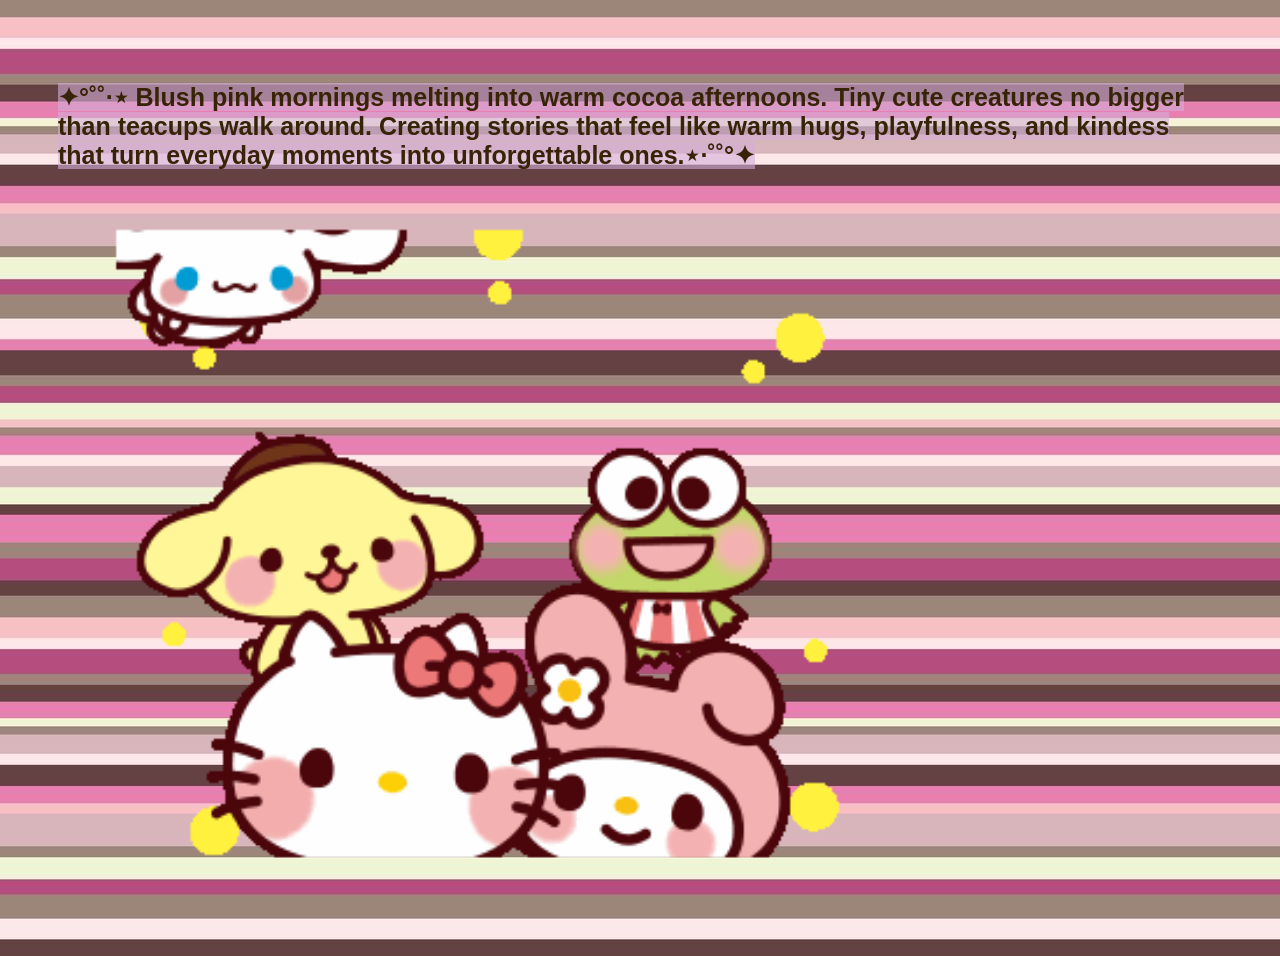
<file: environ/env01.html>
<!doctype html>
<html lang="en">
<head>
    <meta charset="utf-8">
    <title>Environment 01</title>
    <link href="env.css" rel="stylesheet" type="text/css">
</head>
<style>
body {
background-image: url("Background.jpg")
}
</style>

<body>
    <p> <span class="highlight_01">
       ✦°˚˚·⋆ Blush pink mornings melting into warm cocoa afternoons. 
        Tiny cute creatures no bigger than teacups walk around. 
        Creating stories that feel like warm hugs, playfulness, and 
        kindess that turn everyday moments into unforgettable ones.⋆·˚˚°✦   </span>  
    </p>
    <img src="Sanrio2.gif">
</body>
</html>
</file>
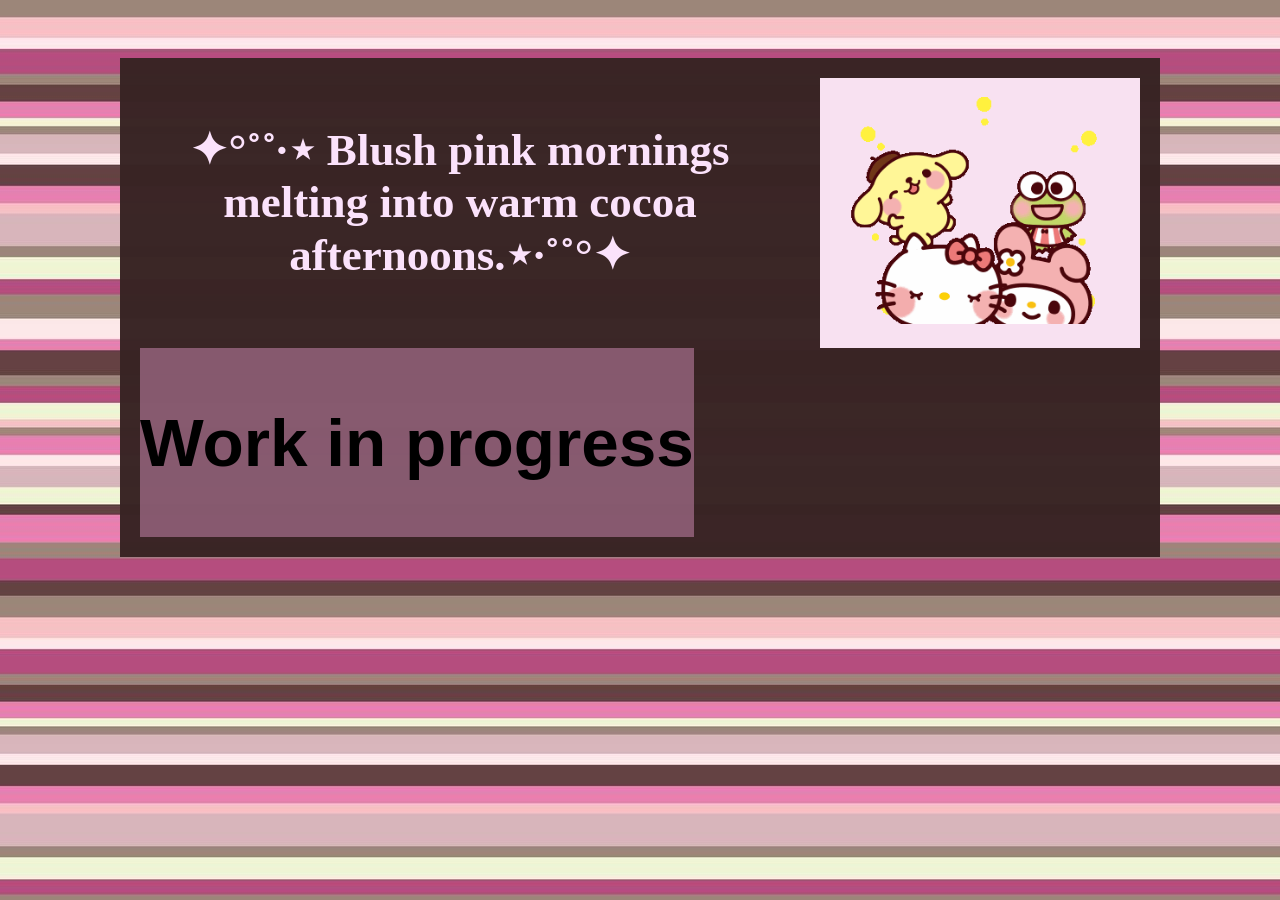
<file: environ/env02.html>
<!doctype html>
<html lang="en">

<head>
    <meta charset="utf-8">
    <title>Environment 02</title>
    <link href="env02.css" rel="stylesheet" type="text/css">
</head>

<style>
    body {
        background-image: url("Background.jpg")
    }
</style>

<body>

    <div id="page">

        <div class="top-section">
            <p> <span class="highlight_01">
                    ✦°˚˚·⋆ Blush pink mornings melting into warm cocoa afternoons.⋆·˚˚°✦ </span>
            </p>

            <div>
            </div>


            <div class="profile">
                <div style="background-color: rgb(248, 225, 241)">
                    <img src="Sanrio2.gif">
                </div>

            </div>
        </div>

        <div class="my-flex">
            <div style="background-color: rgba(237, 159, 209, 0.429);">
                <h2>
                Work in progress
                </h2>
            </div>
        </div>

</body>

</html>
</file>
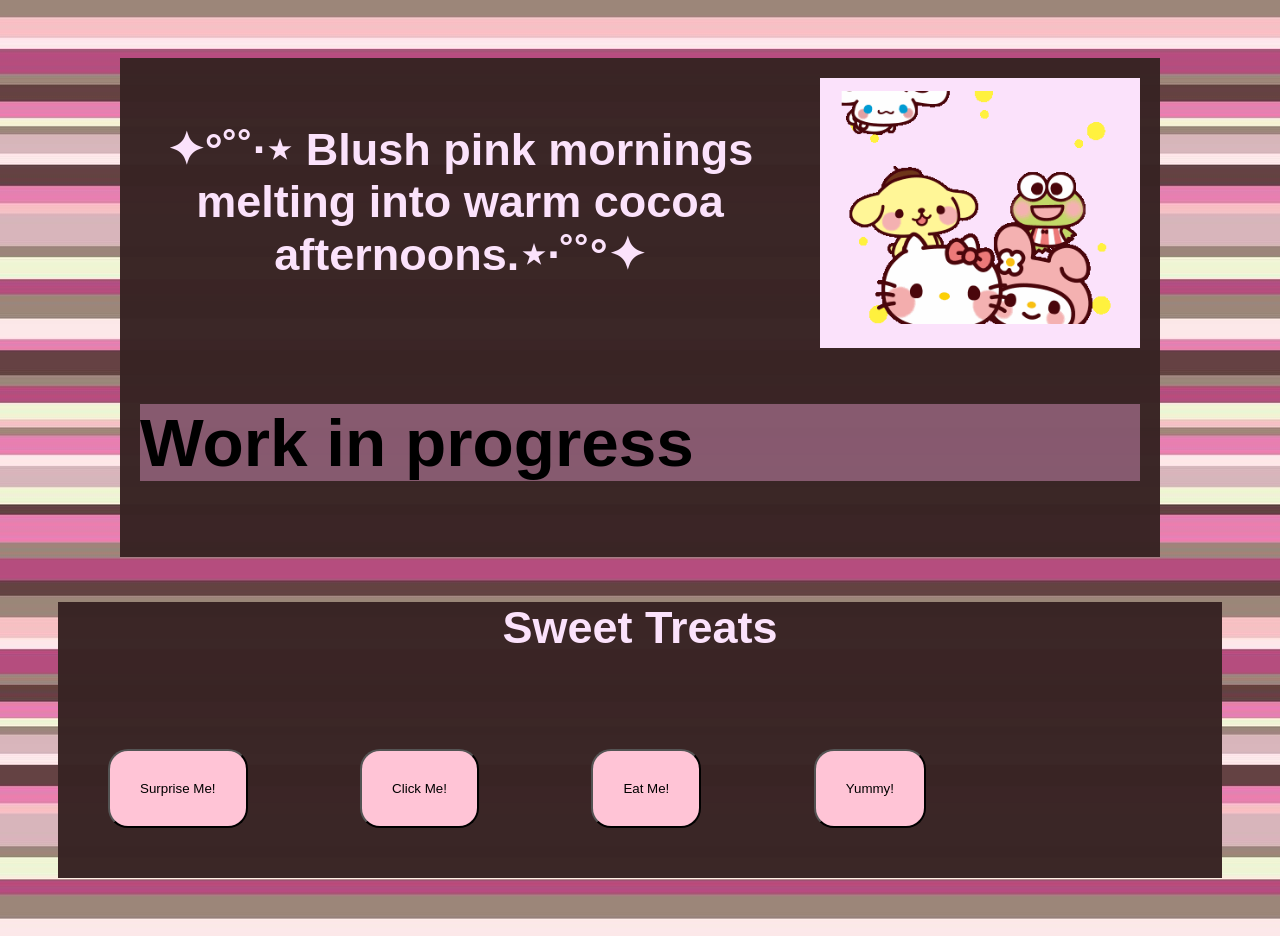
<file: environ/env03.html>
<!doctype html>
<html lang="en">

<head>
    <meta charset="utf-8">
    <title>Environment 03</title>
    <link href="env03.css" rel="stylesheet" type="text/css">
    <script src="https://code.jquery.com/jquery-3.7.1.min.js"></script>
    <script src="env03.js" defer></script>
</head>

<style>
    body {
        background-image: url("Background.jpg")
    }

    .container {
        background-color: rgb(56, 36, 36, 0.984);
    }

    .container div {
        background-color: rgb(255, 251, 251);
        margin: 100px;
        font-size: 80px;
    }
</style>

<body>

 <div id="environment-output"></div>

    <div id="page">

        <div class="top-section">
            <p> <span class="highlight_01">
                    ✦°˚˚·⋆ Blush pink mornings melting into warm cocoa afternoons.⋆·˚˚°✦ </span>
            </p>

            <div>
            </div>


            <div class="profile">
                <div style="background-color: rgb(251, 226, 251)">
                    <img src="Sanrio2.gif">
                </div>

            </div>
        </div>

        <div class="my-flex">
            <div style="background-color: rgba(237, 159, 209, 0.429);">
                <h2>
                    Work in progress
                </h2>
            </div>
        </div>
    </div>
    <p>
    <div class="container">
        </p>
        <p> Sweet Treats</p>

        <button id="cute-button">Surprise Me!</button>
        <button id="cute-button">Click Me!</button>
        <button id="cute-button">Eat Me!</button>
        <button id="cute-button">Yummy!</button>
    
</body>

</html>
</file>
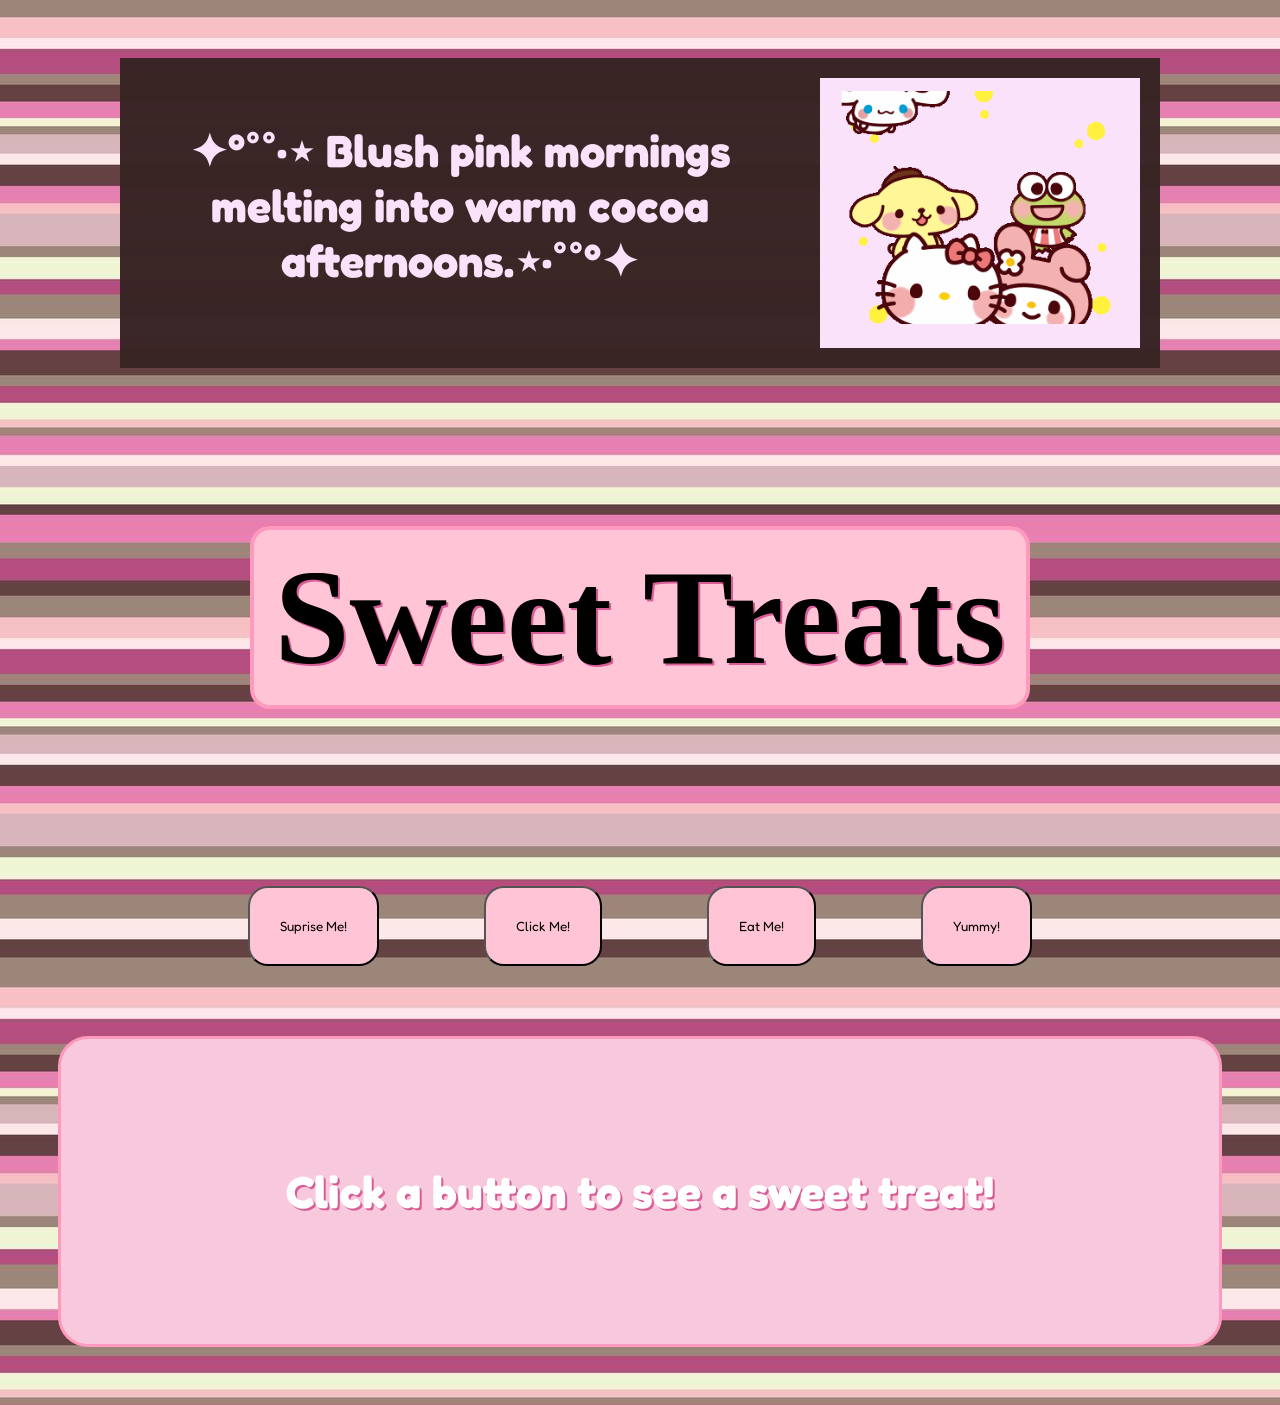
<file: environ/env04.html>
<!doctype html>
<html lang="en">

<head>
    <meta charset="utf-8">
    <title>Environment 03</title>
    <link href="env03.css" rel="stylesheet" type="text/css">
    <script src="https://code.jquery.com/jquery-3.7.1.min.js"></script>
    <script src="env04.js" defer></script>
    <link href="https://fonts.googleapis.com/css2?family=Fredoka:wght@400;500;600&display=swap" rel="stylesheet">
</head>

<style>
    body {
        background-image: url("Background.jpg")
    }

    .container {
        background-color: rgb(56, 36, 36, 0.984);
    }

    .container div {
        background-color: rgb(255, 251, 251);
        margin: 100px;
        font-size: 80px;
    }
</style>

<body>

    <div id="environment-output"></div>

    <div id="page">

        <div class="top-section">
            <p> <span class="highlight_01">
                    ✦°˚˚·⋆ Blush pink mornings melting into warm cocoa afternoons.⋆·˚˚°✦ </span>
            </p>

            <div>
            </div>


            <div class="profile">
                <div style="background-color: rgb(251, 226, 251)">
                    <img src="Sanrio2.gif">
                </div>

            </div>
        </div>

    </div>
    <p>
    <section id="sweet-treats">

        <h1 class="sweet-title">Sweet Treats</h1>

        <div class="button-container">
            <button onclick="showTreat('Bread')">Suprise Me!</button>
            <button onclick="showTreat('Cake')">Click Me!</button>
            <button onclick="showTreat('Pie')">Eat Me!</button>
            <button onclick="showTreat('Cookie')">Yummy!</button>
        </div>
        <div id="treat-display">
            <p>Click a button to see a sweet treat!</p>
        </div>
    </section>

</body>

</html>
</file>
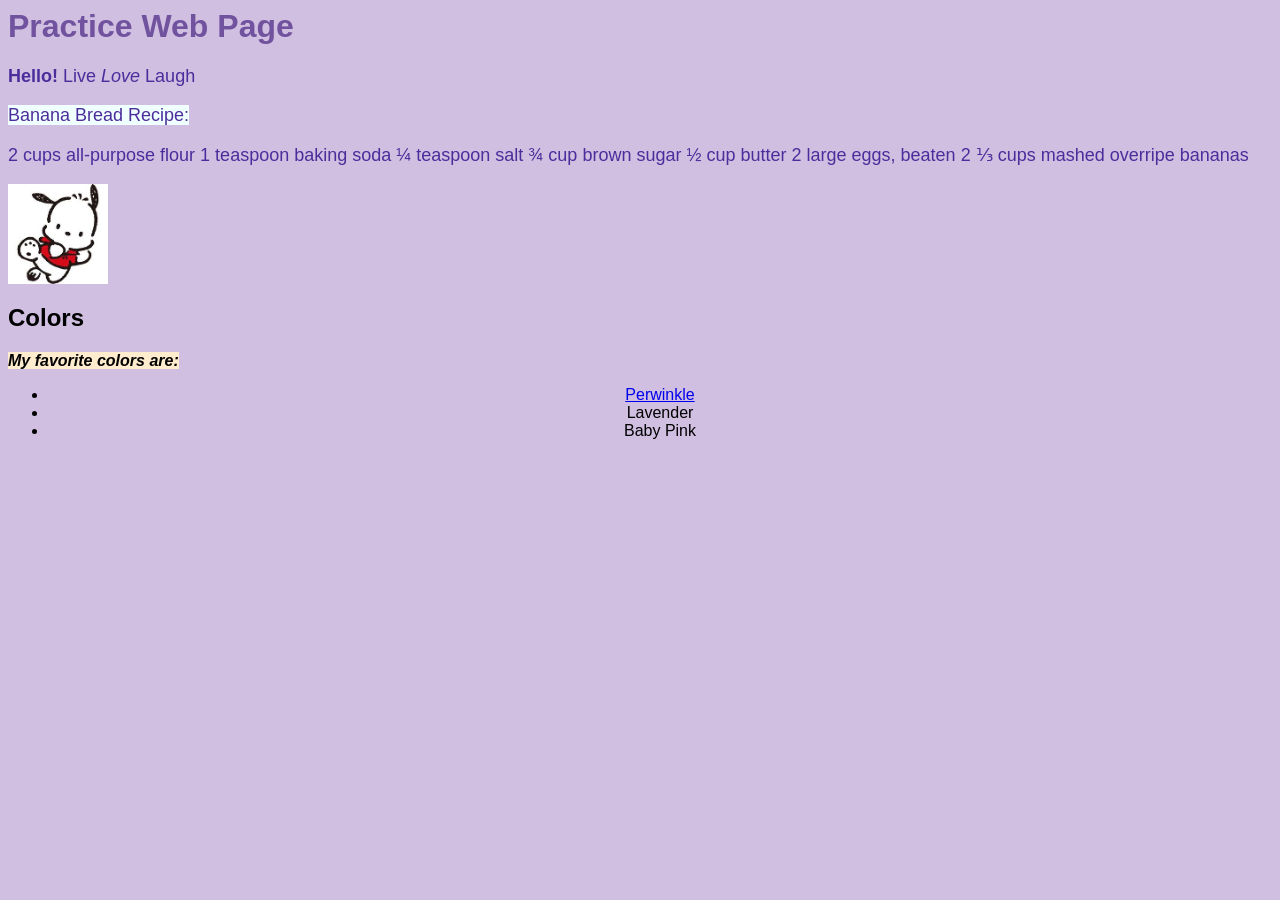
<file: exercises/ex02.html>
<html>

<head>

    <title>LiveLoveLaugh</title>
    <link href="ex02.css" rel="stylesheet" type="text/css">

<head>


<body>

        <h1>Practice Web Page</h1>

    <p> <strong>Hello!</strong>
            Live <em>Love</em> Laugh
    </p>

    <p> <span class="highlight_01">Banana Bread Recipe:</span> </p>
    <p>    
        2 cups all-purpose flour 
        1 teaspoon baking soda
        ¼ teaspoon salt
        ¾ cup brown sugar
        ½ cup butter
        2 large eggs, beaten
        2 ⅓ cups mashed overripe bananas 
    </p>

        <img src="Pochacco.jpeg">

        <span class="highlight_02"><h2>Colors</h2>
      <em><strong>My favorite colors are:</em></strong>

        <ul>
            <li><a href="https://htmlcolorcodes.com/colors/periwinkle/">Perwinkle</a></li>
            <li>Lavender</li></span>
            <li>Baby Pink</li>
        </ul>

<body>

<html>
</file>
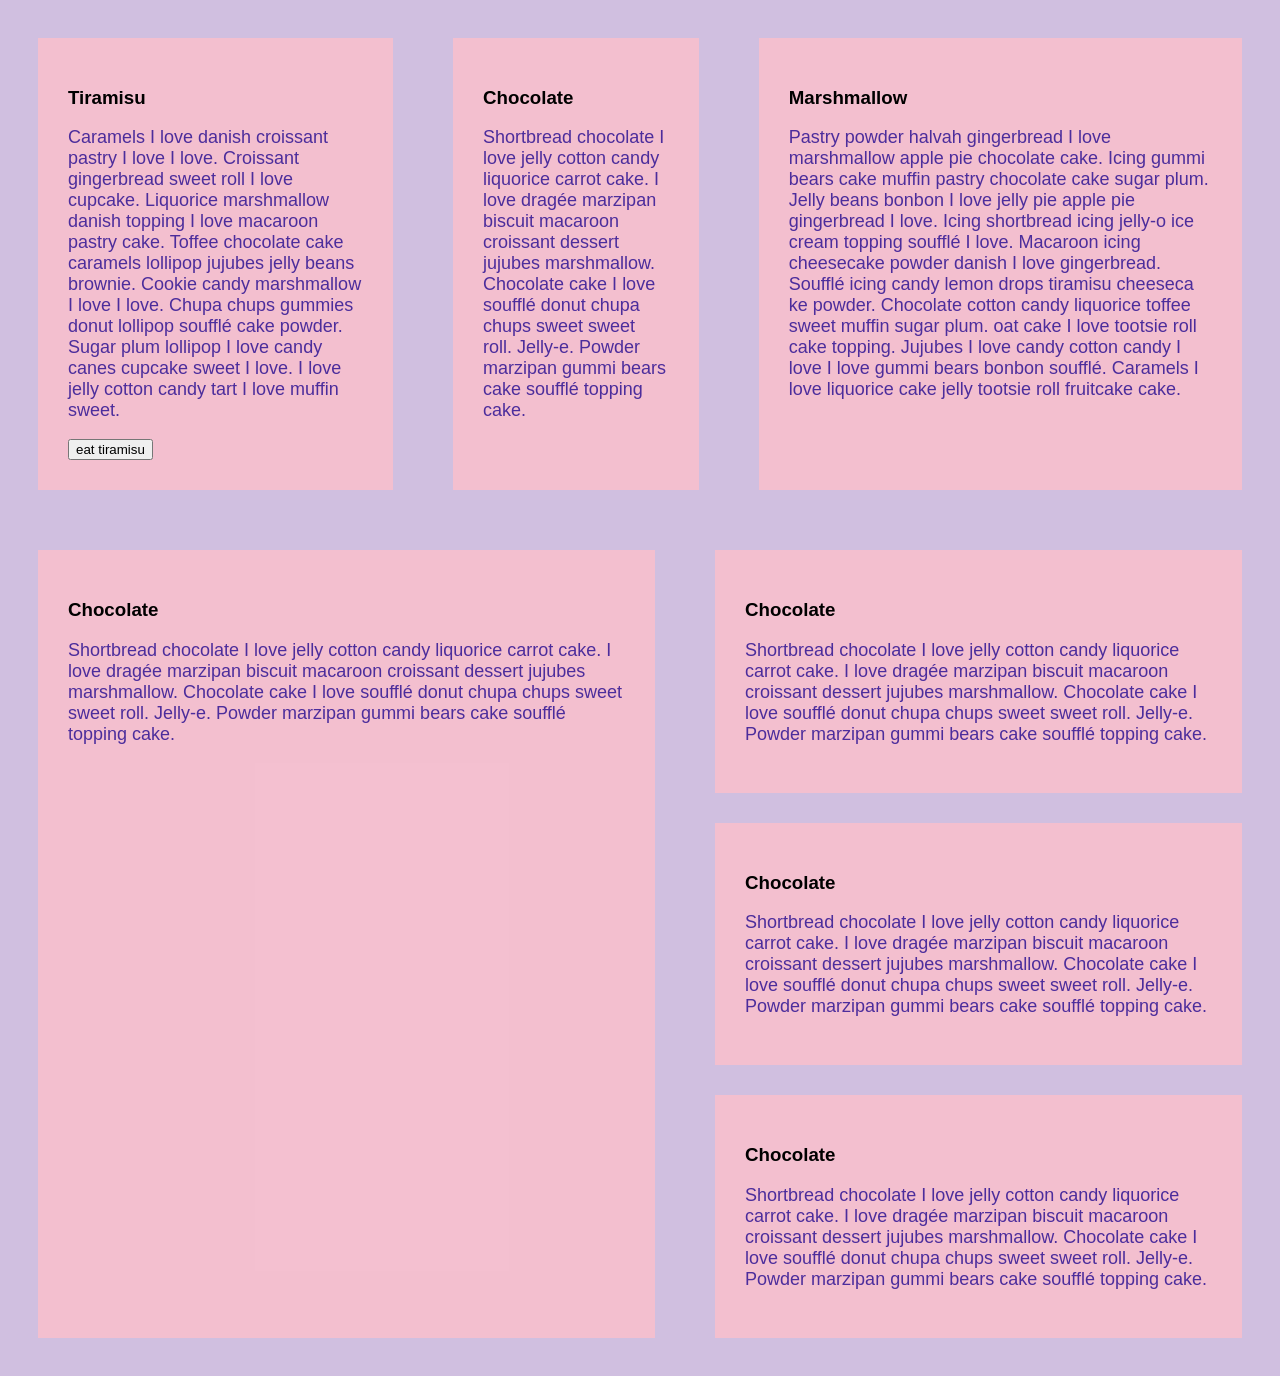
<file: exercises/ex03.html>
<!DOCTYPE html>
<html lang="en">

<head>
    <meta charset="UTF-8">
    <meta name="viewport" content="width=device-width, initial-scale=1.0">

    <title>BOXES</title>
    <link href="ex02.css" rel="stylesheet" type="text/css">

    <head>

    <body>
        <div class="my-flex">

            <div class="test-div">
                <h3> Tiramisu</h3>
                <p>Caramels I love danish croissant pastry I love I love.
                    Croissant gingerbread sweet roll I love cupcake.
                    Liquorice marshmallow danish topping I love macaroon pastry cake.
                    Toffee chocolate cake caramels lollipop jujubes jelly beans brownie.
                    Cookie candy marshmallow I love I love. Chupa chups gummies donut
                    lollipop soufflé cake powder. Sugar plum lollipop I love
                    candy canes cupcake sweet I love. I love jelly cotton candy tart I
                    love muffin sweet.</p>
                <button>eat tiramisu</button>
            </div>
            <div class="test-div">
                <h3> Chocolate</h3>
                <p>Shortbread chocolate I love jelly cotton candy liquorice carrot cake.
                    I love dragée marzipan biscuit macaroon croissant dessert jujubes
                    marshmallow. Chocolate cake I love soufflé donut chupa chups sweet
                    sweet roll. Jelly-e. Powder marzipan gummi bears cake soufflé topping cake.</p>
            </div>
            <div class="test-div">
                <h3> Marshmallow</h3>
                <p>Pastry powder halvah gingerbread I love marshmallow apple pie chocolate cake.
                    Icing gummi bears cake muffin pastry chocolate cake sugar plum. Jelly beans
                    bonbon I love jelly pie apple pie gingerbread I love. Icing shortbread icing
                    jelly-o ice cream topping soufflé I love. Macaroon icing cheesecake powder
                    danish I love gingerbread. Soufflé icing candy lemon drops tiramisu cheeseca
                    ke powder. Chocolate cotton candy liquorice toffee sweet muffin sugar plum.
                    oat cake I love tootsie roll cake topping.
                    Jujubes I love candy cotton candy I love I love gummi bears bonbon soufflé.
                    Caramels I love liquorice cake jelly tootsie roll fruitcake cake.</p>
            </div>
        </div>

        <div class="my-flex">
            
                <div class="test-div">
                    <h3> Chocolate</h3>
                    <p>Shortbread chocolate I love jelly cotton candy liquorice carrot cake.
                        I love dragée marzipan biscuit macaroon croissant dessert jujubes
                        marshmallow. Chocolate cake I love soufflé donut chupa chups sweet
                        sweet roll. Jelly-e. Powder marzipan gummi bears cake soufflé topping cake.</p>
                </div>
                <div>
                <div class="test-div">
                    <h3> Chocolate</h3>
                    <p>Shortbread chocolate I love jelly cotton candy liquorice carrot cake.
                        I love dragée marzipan biscuit macaroon croissant dessert jujubes
                        marshmallow. Chocolate cake I love soufflé donut chupa chups sweet
                        sweet roll. Jelly-e. Powder marzipan gummi bears cake soufflé topping cake.</p>
                </div>
                <div class="test-div">
                    <h3> Chocolate</h3>
                    <p>Shortbread chocolate I love jelly cotton candy liquorice carrot cake.
                        I love dragée marzipan biscuit macaroon croissant dessert jujubes
                        marshmallow. Chocolate cake I love soufflé donut chupa chups sweet
                        sweet roll. Jelly-e. Powder marzipan gummi bears cake soufflé topping cake.</p>
                </div>

                <div class="test-div">
                    <h3> Chocolate</h3>
                    <p>Shortbread chocolate I love jelly cotton candy liquorice carrot cake.
                        I love dragée marzipan biscuit macaroon croissant dessert jujubes
                        marshmallow. Chocolate cake I love soufflé donut chupa chups sweet
                        sweet roll. Jelly-e. Powder marzipan gummi bears cake soufflé topping cake.</p>
                </div>
            </div>
        </div>


    </body>

    <html>
</file>
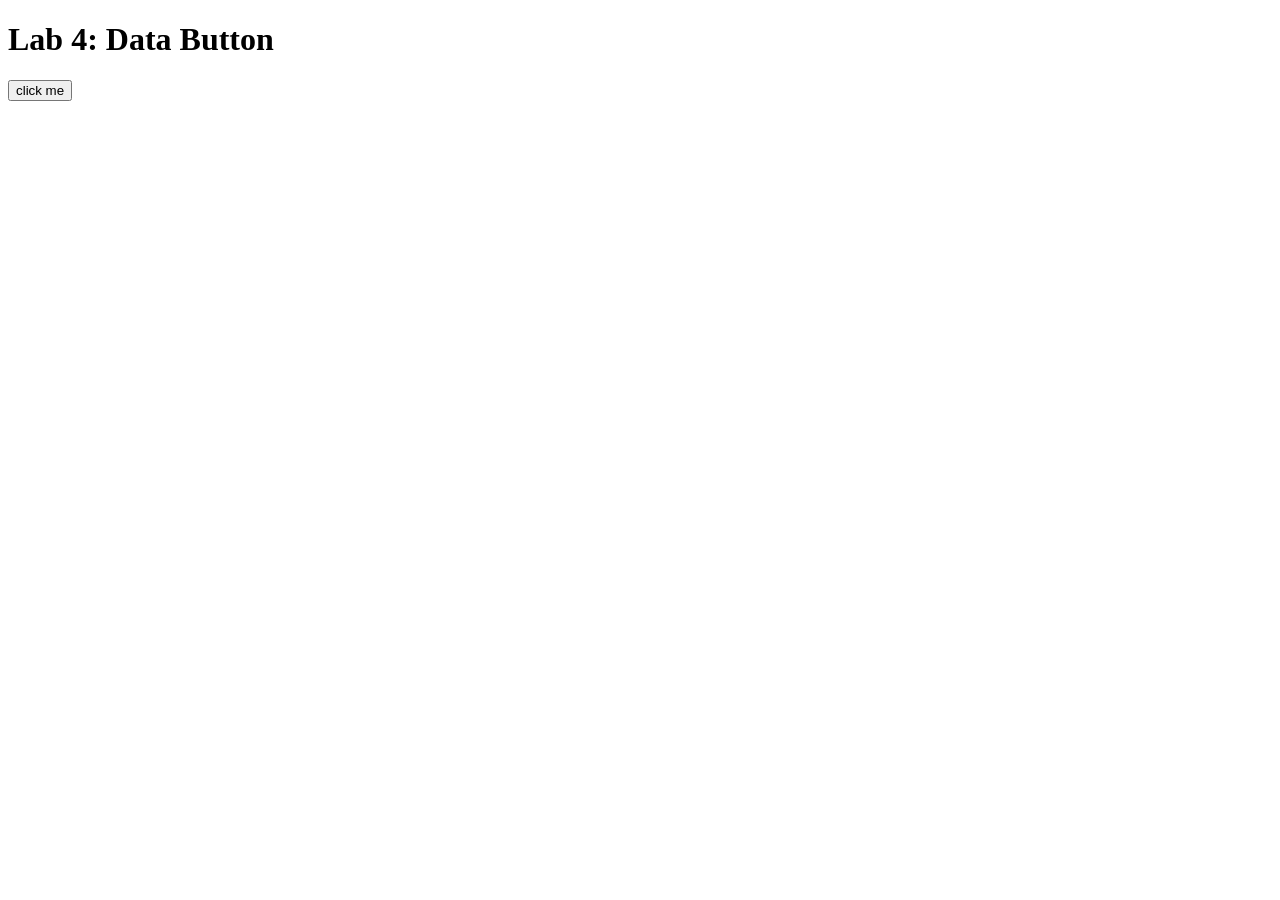
<file: exercises/lab04.html>
<!DOCTYPE html>
<html lang="en">

<head>
    <!-- All techy stuff goes here, inside HEAD -->
    <meta charset="UTF-8">
    <meta name="viewport" content="width=device-width, initial-scale=1.0">

    <!-- Overall title of your page -->
    <title>Lab 4</title>

    <!-- jQuery library -->
    <script src="https://code.jquery.com/jquery-3.7.1.min.js"></script>

    <!-- Link to external JavaScript file -->
    <script src="lab04.js" defer></script>
</head>

<body>
    <!-- Main content goes here, inside BODY -->
    <h1>Lab 4: Data Button</h1>

    <button id="needy-button">click me</button>

    <div id="output"></div>
</body>

</html>
</file>
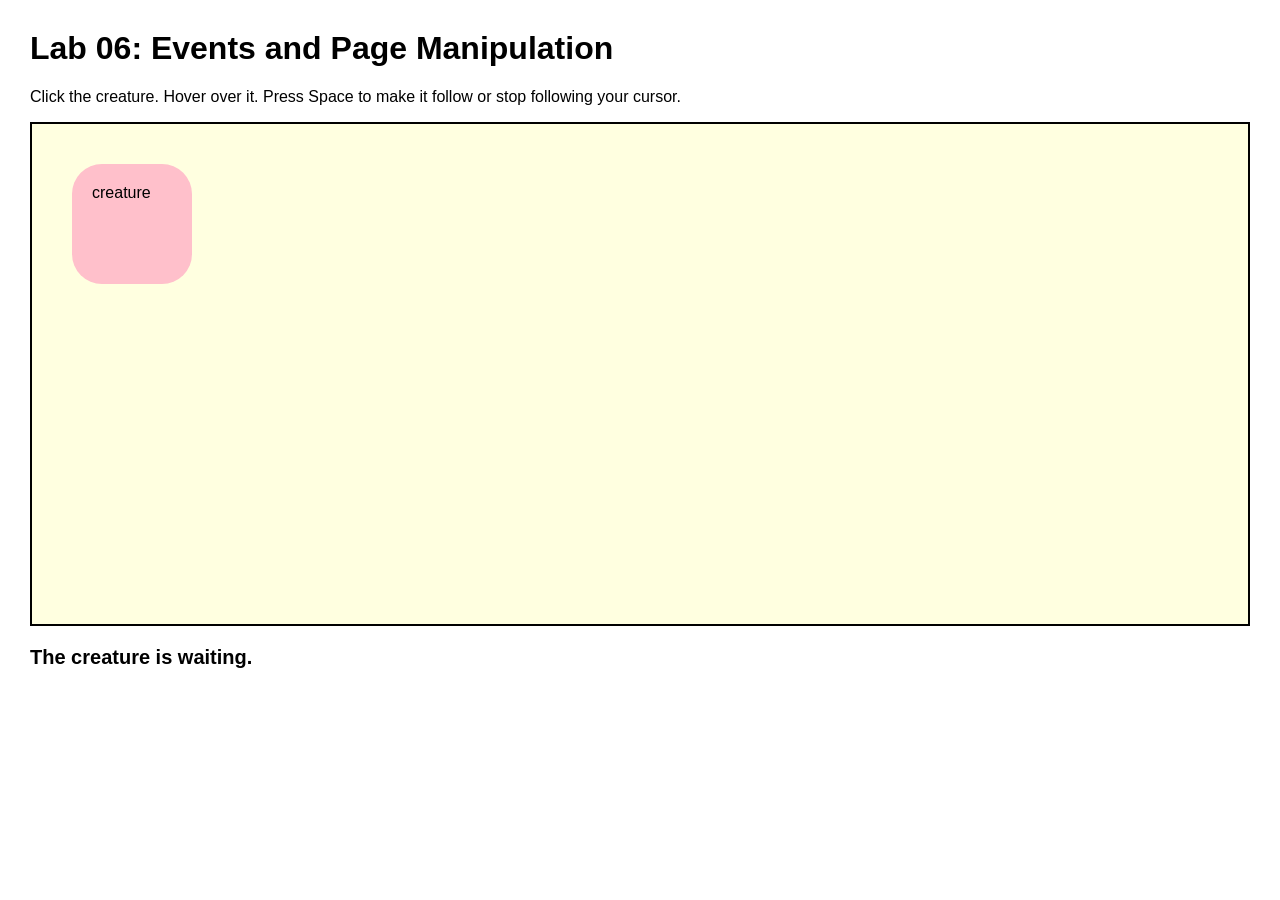
<file: exercises/lab06.html>
<!DOCTYPE html>
<html lang="en">

<head>
  <!-- All techy stuff goes here, inside HEAD -->
  <meta charset="UTF-8">
  <meta name="viewport" content="width=device-width, initial-scale=1.0">

  <!-- Overall title of your page -->
  <title>Lab 06</title>

  <!-- Link to external CSS file -->
  <link rel="stylesheet" href="lab06.css">

  <!-- jQuery library -->
  <script src="https://code.jquery.com/jquery-3.7.1.min.js"></script>

  <!-- Link to external JavaScript file -->
  <script src="lab06.js" defer></script>
</head>

<body>
  <!-- Main content goes here, inside BODY -->

  <h1>Lab 06: Events and Page Manipulation</h1>

  <p>
    Click the creature. Hover over it. Press Space to make it follow or stop following your cursor.
  </p>

  <div id="scene">
    <div id="creature">
      creature
      <div id="thought">I feel your cursor nearby...</div>
    </div>
  </div>

  <p id="status">The creature is waiting.</p>

</body>

</html>
</file>
<file: environ/env.css>
body {
    background: #fdcbf2c8;
    padding: 50px;
}
h1,
h2,
h3 {
    color: #000000;
    font-family: sans-serif;
}
img { width: 860px;}

/*select all html tags that have a class highlight_01*/
.highlight_01 {background-color:rgba(212, 174, 218, 0.587);}

li { text-align: center; }
html {font-family: Cardo, Arial; font-size: 25px;
font-weight: 600;
line-height: normal;
color: rgb(55, 35, 6); }
</file>
<file: environ/env02.css>
body {
    background: #fdcbf2c8;
    padding: 50px;
}
h1,
h2,
h3 {
    color: #000000;
    font-family: sans-serif;
}
img { width: 850px;}



p { text-align: center; }
html {font-family:'Times New Roman', Times, serif; font-size: 45px;
font-weight: 800;
line-height: normal;
color: rgb(251, 226, 251); }

#page {
    max-width: 1000px;
    margin: 0 auto 0 auto;
    background: rgba(56, 36, 36, 0.984);
    padding: 20px;
}
.top-section {
    display: flex;
    gap: 20px;
    align-items: flex-start;
    margin: 0 0 25 px 0;
}

.profile {
    text-align: center;
    flex: 1;
}
.profile img {
    width: 320px;
    border-radius: 0px;
}

.my-flex {
    display: flex;
}
</file>
<file: environ/env03.css>
body {
    font-family: 'Fredoka', sans-serif;
    background: #fdcbf2c8;
    padding: 50px;
}
h1,
h2,
h3 {
    color: #000000;
    font-family: sans-serif;
}
img { width: 850px;}

p { text-align: center; }
html {font-family: 'Fredoka', sans-serif;; font-size: 45px;
font-weight: 800;
line-height: normal;
color: rgb(251, 226, 251); }

#page {
    max-width: 1000px;
    margin: 0 auto 0 auto;
    background: rgba(56, 36, 36, 0.984);
    padding: 20px;
}
.top-section {
    display: flex;
    gap: 20px;
    align-items: flex-start;
    margin: 0 0 25 px 0;
}

.profile {
    text-align: center;
    flex: 1;
}
.profile img {
    width: 320px;
    border-radius: 0px;
}

.button-container{
    display: flex;
    justify-content: center;
    align-items: center;
    gap: 5px;
    margin: 15px;
    flex-wrap: wrap;
    border: 2px soliid #ff8ab5;
}
button{
    font-family: 'Fredoka', sans-serif;
    background: #ffc4d6;
    border: 2px soliid #ff8ab5;
    padding: 30px;
    margin: 50px;
    border-radius: 20px;
    cursor: pointer;
}

button:hover{
    transform:translateY(-3px) scale(1.05);
    background: linear-gradient(#ffe4ef, #ffc4dc);
}

#treat-display{
    font-family: 'Fredoka', sans-serif;
    margin-top: 20px;
    padding: 80px;
    background: #f8c8dc;
    border: 3px solid #ff8ab5bb;
    color: white;
    border-radius: 30px;
    text-align: center;
    text-shadow: 2px 2px #d85c96;
    box-shadow: 0 4 px 10px rgba(0,0,0,.2);
}

#treat-display img{
    width: 500px;
    border-radius: 20px;
    margin-top: 10px;
    box-shadow: 0 4px 10px rgba(0,0,0l.2);
}

.sweet-title{
    display: inline-block;
    background: #ffc4d6;
    border: 4px solid #ff8ab5bb;
    border-radius: 20px;
    padding: 10px 20px;
    font-family: 'Cherry Bomb One', cursive;
    text-align:center;
    color: rgb(0, 0, 0);
    font-size: 3rem;
    text-shadow: 2px 2px #d85c96;
    box-shadow: 0 4 px 10px rgba(0,0,0,.2);
}

#sweet-treats{
    text-align: center;
}
</file>
<file: exercises/ex02.css>
h1 { color: rgb(113, 82, 159);}
p { color: rgb(76, 45, 156); font-size: large}

li { text-align: center; }

html {font-family:Verdana, Geneva, Tahoma, sans-serif; background-color: rgb(208, 191, 224);}

span { background-color: rgb(253, 205, 255);}

/* select all html tags that have a class highlight_01*/
.highlight_01 {background-color: azure;}
.highlight_02 {background-color: blanchedalmond;}

IMG {width: 100;}

.test-div {
    background: rgba(255, 192, 203, 0.758);
    padding: 30px;
    margin: 30px;
}
.my-flex{
    display: flex;
}
</file>
<file: exercises/lab06.css>
body {
  font-family: Arial, sans-serif;
  margin: 30px;
}

#scene {
  min-height: 500px;
  background: lightyellow;
  border: 2px solid black;
  position: relative;
  overflow: hidden;
}

#creature {
  width: 120px;
  height: 120px;
  background: pink;
  border-radius: 30px;
  padding: 20px;
  box-sizing: border-box;
  cursor: pointer;
  position: absolute;
  left: 40px;
  top: 40px;
  transition: background 0.3s, border-radius 0.3s, transform 0.3s, box-shadow 0.3s;
  z-index: 2;
}

#thought {
  display: none;
  position: absolute;
  left: 95px;
  top: -20px;
  background: white;
  border: 2px solid black;
  border-radius: 20px;
  padding: 12px;
  width: 180px;
  z-index: 3;
  pointer-events: none;
}

.transformed {
  background: lavender;
  border-radius: 50%;
  transform: scale(1.2) rotate(10deg);
}

.following {
  box-shadow: 0 0 20px black;
}

#status {
  font-size: 20px;
  font-weight: bold;
}
</file>
